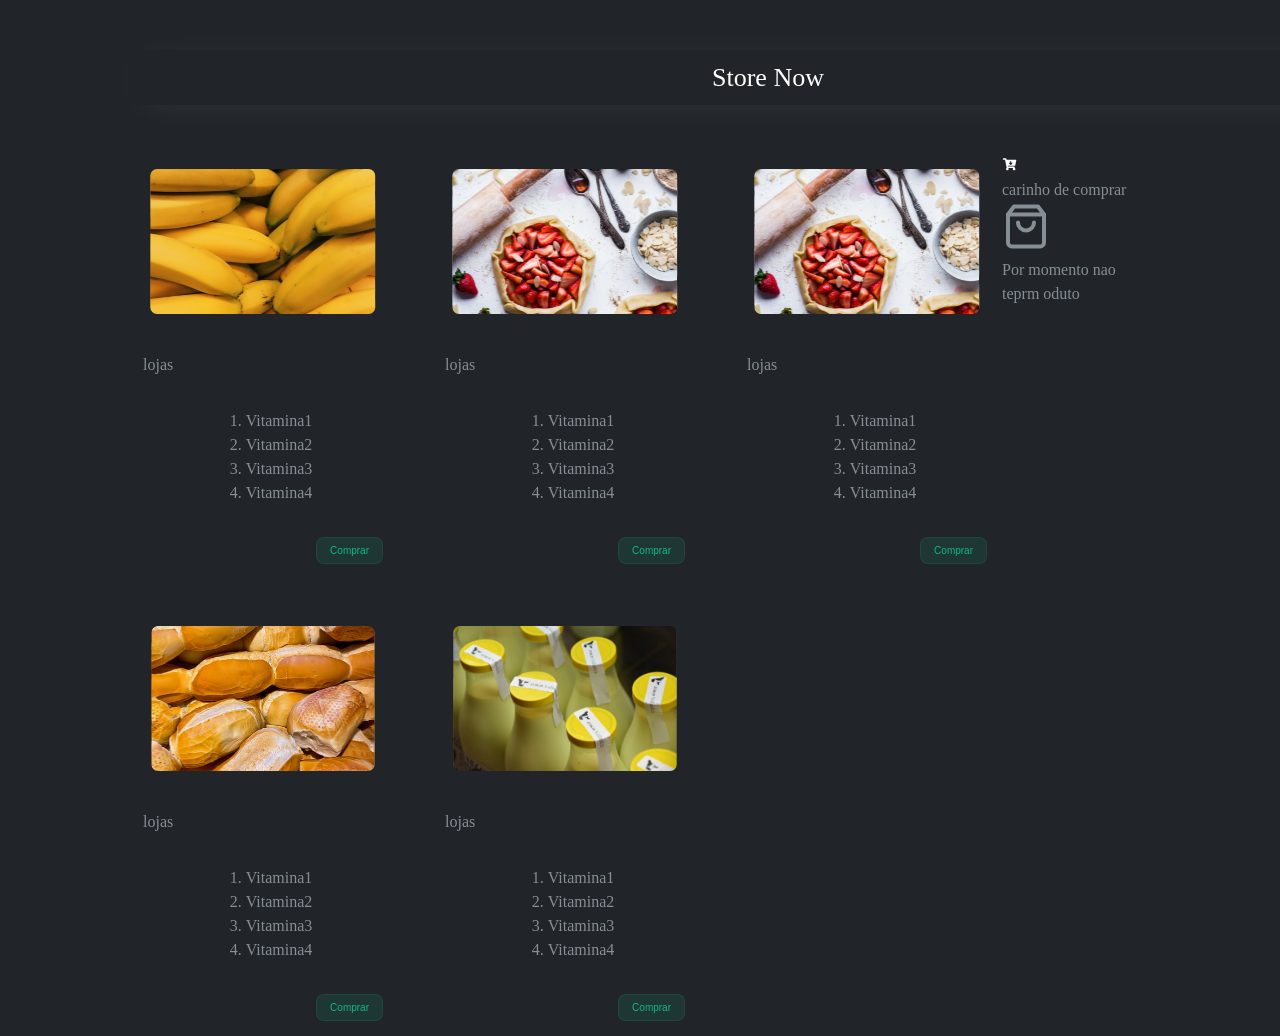
<file: index.html>
<!DOCTYPE html>
<html lang="en">
  <head>
    <meta charset="UTF-8" />
    <meta http-equiv="X-UA-Compatible" content="IE=edge" />
    <meta name="viewport" content="width=device-width, initial-scale=1.0" />
    <link rel="preconnect" href="https://fonts.googleapis.com" />
    <link rel="preconnect" href="https://fonts.gstatic.com" crossorigin />
    <link
      href="https://fonts.googleapis.com/css2?family=Poppins:ital@1&display=swap"
      rel="stylesheet"
    />
    <title>StoreNow</title>
    <link rel="stylesheet" href="./src/styles/resert.css" />
    <link rel="stylesheet" href="./src/styles/globalStyles.css" />
    <link rel="stylesheet" href="./src/styles/index.css"/>
  </head>
  <body>
    <header class="header_container">
      <h1 class="header_title">Store Now</h1>
    </header>
    <section class="filter_container">
      <div class="filter_buttons">
        <button>Todos os protudos</button>
        <button>Fruit</button>
        <button>Legume</button>
        <button>Food</button>
      </div>

      <div class="search_container">
        <input type="text" placeholder="pesquisar por..." />
        <img
          class="search_button"
          src="./src/assets/imag/search.svg"
          alt="loop"
        />
      </div>
    </section>

    <main class="main__container">
      <ul  class="list_container">
        <li class="list_item">
          <figure>
            <img src="./src/assets/imag/banana.svg" alt="Banane" />
          </figure>
          <figcaption>lojas</figcaption>

          <ol>
            <li>Vitamina1</li>
            <li>Vitamina2</li>
            <li>Vitamina3</li>
            <li>Vitamina4</li>
          </ol>
          <button>Comprar</button>
        </li>

        <li class="list_item">
            <figure>
              <img src="./src/assets/imag/morango.svg" alt="Morango" />
            </figure>
            <figcaption>lojas</figcaption>
  
            <ol>
              <li>Vitamina1</li>
              <li>Vitamina2</li>
              <li>Vitamina3</li>
              <li>Vitamina4</li>
            </ol>
            <button>Comprar</button>
          </li>

          <li class="list_item">
            <figure>
              <img src="./src/assets/imag/maca.svg" alt="Maca" />
            </figure>
            <figcaption>lojas</figcaption>
  
            <ol>
              <li>Vitamina1</li>
              <li>Vitamina2</li>
              <li>Vitamina3</li>
              <li>Vitamina4</li>
            </ol>
            <button>Comprar</button>
          </li>

          <li class="list_item">
            <figure>
              <img src="./src/assets/imag/pao.svg" alt="Pao" />
            </figure>
            <figcaption>lojas</figcaption>
  
            <ol>
              <li>Vitamina1</li>
              <li>Vitamina2</li>
              <li>Vitamina3</li>
              <li>Vitamina4</li>
            </ol>
            <button>Comprar</button>
          </li>

          <li class="list_item">
            <figure>
              <img src="./src/assets/imag/leite.svg" alt="Leite" />
            </figure>
            <figcaption>lojas</figcaption>
  
            <ol>
              <li>Vitamina1</li>
              <li>Vitamina2</li>
              <li>Vitamina3</li>
              <li>Vitamina4</li>
            </ol>
            <button>Comprar</button>
          </li>
      </ul>

      <aside class="cart_container">
        <figure class="cart_header">
            <img src="./src/assets/imag/carrinho.svg" alt="photo">
            <figcaption>carinho de comprar</figcaption>
        </figurar>

        <section class="cart_produtos">
            <figure class="cart_empty">
              <img src="./src/assets/imag/shopping-bag.svg" alt="sacola de compra" />
              <figcaption>Por momento nao teprm oduto</figcaption>
            </figure>

          </section>

      </aside>
    </main>

  </body>
</html>
</file>
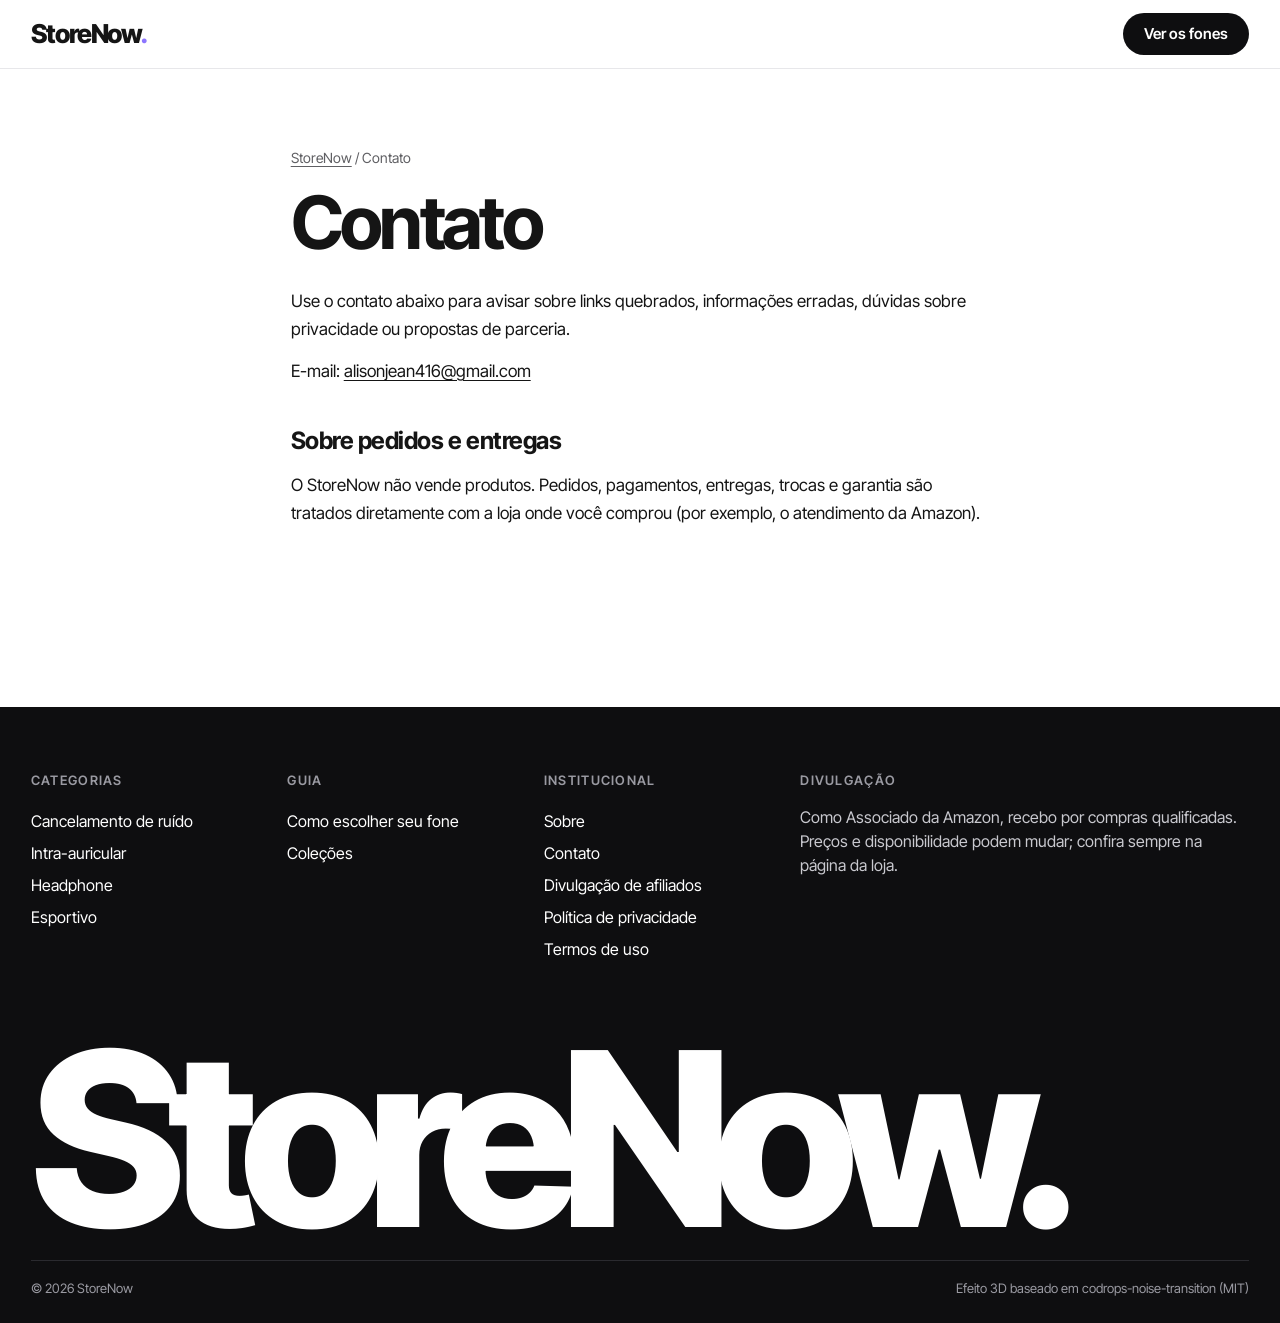
<file: loja-3d/contato.html>
<!doctype html>
<html lang="pt-BR">
<head>
<meta charset="UTF-8" />
<meta name="viewport" content="width=device-width, initial-scale=1, viewport-fit=cover" />
<title>Contato | StoreNow</title>
<meta name="description" content="Como falar com o StoreNow: dúvidas, correções de informação e parcerias." />
<link rel="canonical" href="https://fones.alishop4.com.br/contato.html" />
<meta name="robots" content="index, follow, max-image-preview:large" />
<meta name="theme-color" content="#0e0e10" />
<link rel="icon" href="https://fones.alishop4.com.br/favicon.svg" type="image/svg+xml" />
<link rel="apple-touch-icon" href="https://fones.alishop4.com.br/logo.png" />
<meta property="og:type" content="website" />
<meta property="og:locale" content="pt_BR" />
<meta property="og:site_name" content="StoreNow" />
<meta property="og:title" content="Contato | StoreNow" />
<meta property="og:description" content="Como falar com o StoreNow: dúvidas, correções de informação e parcerias." />
<meta property="og:url" content="https://fones.alishop4.com.br/contato.html" />
<meta property="og:image" content="https://fones.alishop4.com.br/og.png" />
<meta property="og:image:width" content="1200" />
<meta property="og:image:height" content="630" />
<meta name="twitter:card" content="summary_large_image" />
<script type="application/ld+json">
{
 "@context": "https://schema.org",
 "@type": "WebPage",
 "name": "Contato",
 "url": "https://fones.alishop4.com.br/contato.html",
 "inLanguage": "pt-BR",
 "isPartOf": {
  "@id": "https://fones.alishop4.com.br/#site"
 },
 "breadcrumb": {
  "@type": "BreadcrumbList",
  "itemListElement": [
   {
    "@type": "ListItem",
    "position": 1,
    "name": "StoreNow",
    "item": "https://fones.alishop4.com.br/"
   },
   {
    "@type": "ListItem",
    "position": 2,
    "name": "Contato",
    "item": "https://fones.alishop4.com.br/contato.html"
   }
  ]
 }
}
</script>
<link rel="preconnect" href="https://fonts.googleapis.com" />
<link rel="preconnect" href="https://fonts.gstatic.com" crossorigin />
<link href="https://fonts.googleapis.com/css2?family=Inter+Tight:wght@400;500;600;700;800&display=swap" rel="stylesheet" />
<link rel="stylesheet" href="css/estilo.css" />
</head>
<body>
<header class="topo">
  <div class="topo__inner">
    <a class="marca" href="./" aria-label="Início"><span class="marca__nome">StoreNow</span><span class="marca__ponto">.</span></a>
    <div class="topo__acoes">
      <a class="pill pill--preto" href="./#indicados">Ver os fones</a>
    </div>
  </div>
</header>
<main class="texto">
  <nav class="texto__trilha" aria-label="Você está em"><a href="./">StoreNow</a> / Contato</nav>
  <h1 class="texto__titulo">Contato</h1>

  <p>Use o contato abaixo para avisar sobre links quebrados, informações erradas, dúvidas sobre privacidade ou propostas de parceria.</p>
  <p>E-mail: <a href="mailto:alisonjean416@gmail.com">alisonjean416@gmail.com</a></p>
  
  <h2>Sobre pedidos e entregas</h2>
  <p>O StoreNow não vende produtos. Pedidos, pagamentos, entregas, trocas e garantia são tratados diretamente com a loja onde você comprou (por exemplo, o atendimento da Amazon).</p>
</main>
<footer class="rodape">
  <div class="rodape__colunas">
    <div>
      <h3>Categorias</h3>
      <a href="./#indicados">Cancelamento de ruído</a>
      <a href="./#indicados">Intra-auricular</a>
      <a href="./#indicados">Headphone</a>
      <a href="./#indicados">Esportivo</a>
    </div>
    <div>
      <h3>Guia</h3>
      <a href="./#guia">Como escolher seu fone</a>
      <a href="./#colecoes">Coleções</a>
    </div>
    <div>
      <h3>Institucional</h3>
      <a href="sobre.html">Sobre</a>
      <a href="contato.html">Contato</a>
      <a href="divulgacao.html">Divulgação de afiliados</a>
      <a href="privacidade.html">Política de privacidade</a>
      <a href="termos.html">Termos de uso</a>
    </div>
    <div class="rodape__divulgacao">
      <h3>Divulgação</h3>
      <p>Como Associado da Amazon, recebo por compras qualificadas. Preços e disponibilidade podem mudar; confira sempre na página da loja.</p>
    </div>
  </div>
  <p class="rodape__marca" aria-hidden="true">StoreNow.</p>
  <div class="rodape__base">
    <span>© 2026 StoreNow</span>
    <span>Efeito 3D baseado em codrops-noise-transition (MIT)</span>
  </div>
</footer>
</body>
</html>
</file>
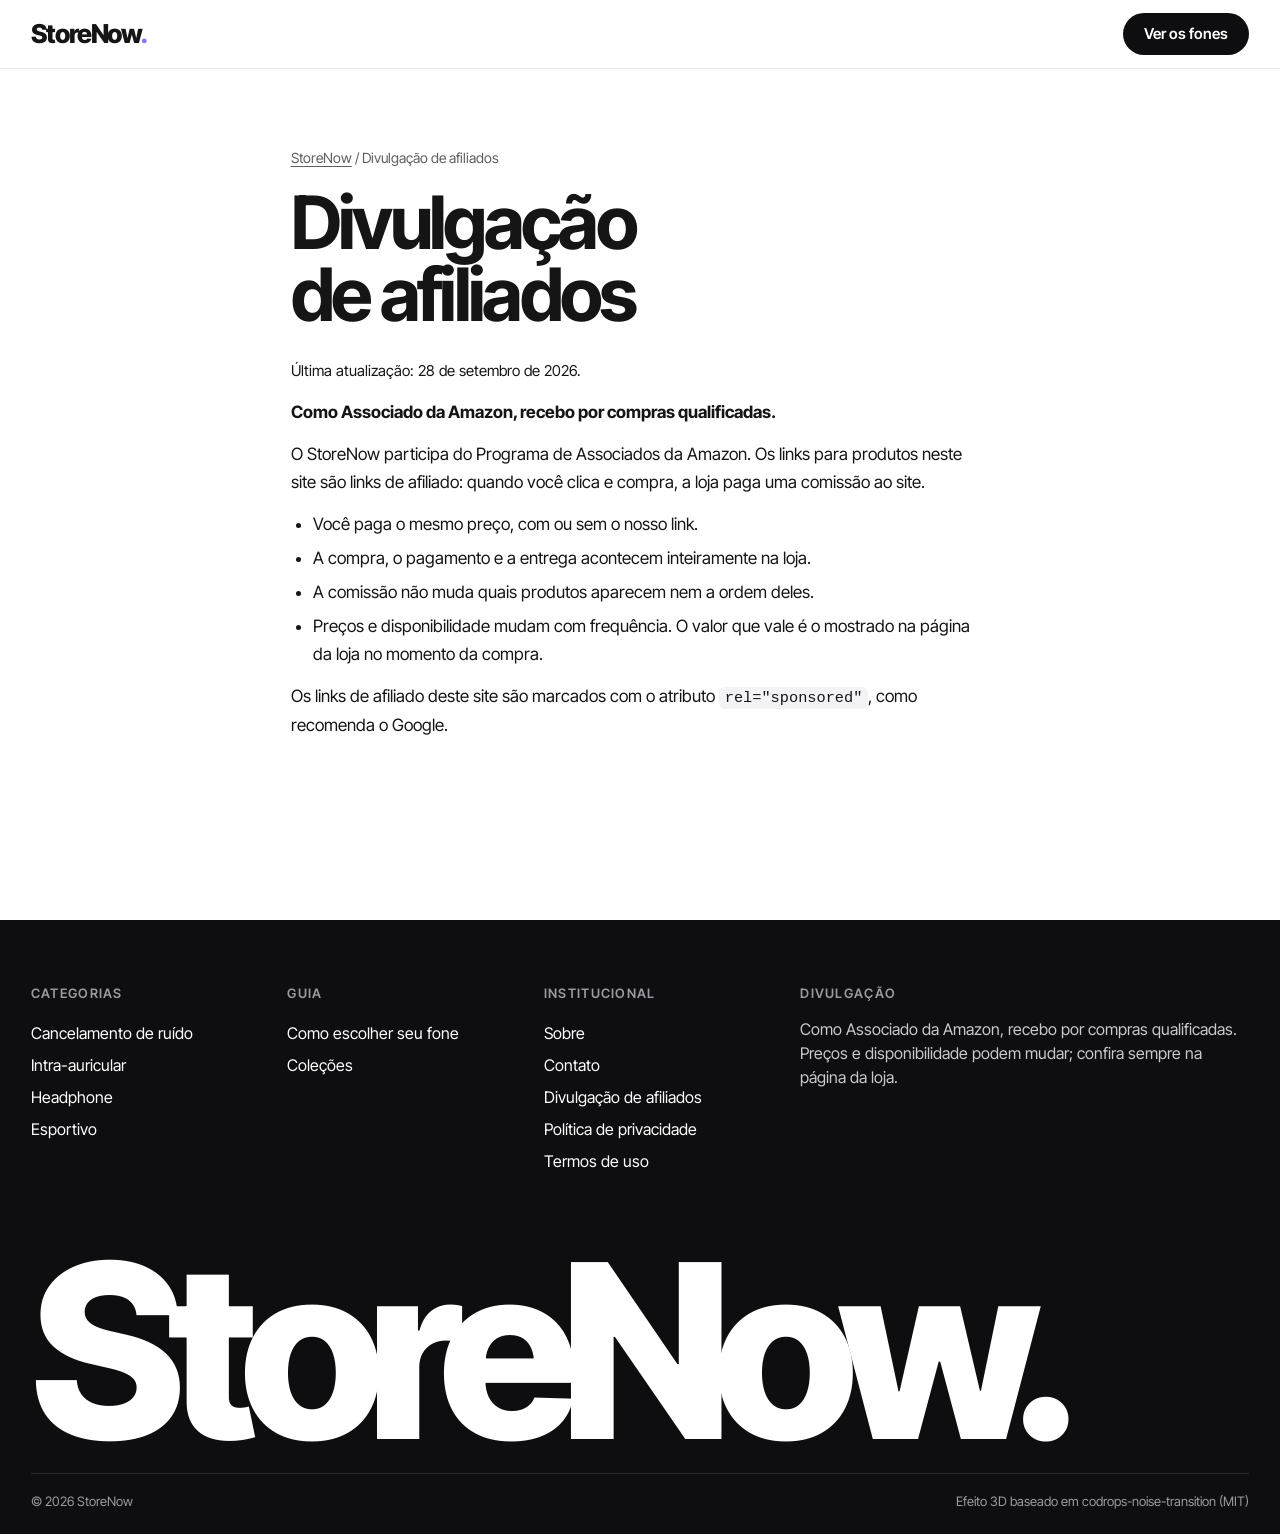
<file: loja-3d/divulgacao.html>
<!doctype html>
<html lang="pt-BR">
<head>
<meta charset="UTF-8" />
<meta name="viewport" content="width=device-width, initial-scale=1, viewport-fit=cover" />
<title>Divulgação de afiliados | StoreNow</title>
<meta name="description" content="Como o StoreNow ganha comissão com links de afiliado da Amazon." />
<link rel="canonical" href="https://fones.alishop4.com.br/divulgacao.html" />
<meta name="robots" content="index, follow, max-image-preview:large" />
<meta name="theme-color" content="#0e0e10" />
<link rel="icon" href="https://fones.alishop4.com.br/favicon.svg" type="image/svg+xml" />
<link rel="apple-touch-icon" href="https://fones.alishop4.com.br/logo.png" />
<meta property="og:type" content="website" />
<meta property="og:locale" content="pt_BR" />
<meta property="og:site_name" content="StoreNow" />
<meta property="og:title" content="Divulgação de afiliados | StoreNow" />
<meta property="og:description" content="Como o StoreNow ganha comissão com links de afiliado da Amazon." />
<meta property="og:url" content="https://fones.alishop4.com.br/divulgacao.html" />
<meta property="og:image" content="https://fones.alishop4.com.br/og.png" />
<meta property="og:image:width" content="1200" />
<meta property="og:image:height" content="630" />
<meta name="twitter:card" content="summary_large_image" />
<script type="application/ld+json">
{
 "@context": "https://schema.org",
 "@type": "WebPage",
 "name": "Divulgação de afiliados",
 "url": "https://fones.alishop4.com.br/divulgacao.html",
 "inLanguage": "pt-BR",
 "isPartOf": {
  "@id": "https://fones.alishop4.com.br/#site"
 },
 "breadcrumb": {
  "@type": "BreadcrumbList",
  "itemListElement": [
   {
    "@type": "ListItem",
    "position": 1,
    "name": "StoreNow",
    "item": "https://fones.alishop4.com.br/"
   },
   {
    "@type": "ListItem",
    "position": 2,
    "name": "Divulgação de afiliados",
    "item": "https://fones.alishop4.com.br/divulgacao.html"
   }
  ]
 }
}
</script>
<link rel="preconnect" href="https://fonts.googleapis.com" />
<link rel="preconnect" href="https://fonts.gstatic.com" crossorigin />
<link href="https://fonts.googleapis.com/css2?family=Inter+Tight:wght@400;500;600;700;800&display=swap" rel="stylesheet" />
<link rel="stylesheet" href="css/estilo.css" />
</head>
<body>
<header class="topo">
  <div class="topo__inner">
    <a class="marca" href="./" aria-label="Início"><span class="marca__nome">StoreNow</span><span class="marca__ponto">.</span></a>
    <div class="topo__acoes">
      <a class="pill pill--preto" href="./#indicados">Ver os fones</a>
    </div>
  </div>
</header>
<main class="texto">
  <nav class="texto__trilha" aria-label="Você está em"><a href="./">StoreNow</a> / Divulgação de afiliados</nav>
  <h1 class="texto__titulo">Divulgação de afiliados</h1>

  <p class="texto__data">Última atualização: 28 de setembro de 2026.</p>
  <p><strong>Como Associado da Amazon, recebo por compras qualificadas.</strong></p>
  <p>O StoreNow participa do Programa de Associados da Amazon. Os links para produtos neste site são links de afiliado: quando você clica e compra, a loja paga uma comissão ao site.</p>
  <ul>
    <li>Você paga o mesmo preço, com ou sem o nosso link.</li>
    <li>A compra, o pagamento e a entrega acontecem inteiramente na loja.</li>
    <li>A comissão não muda quais produtos aparecem nem a ordem deles.</li>
    <li>Preços e disponibilidade mudam com frequência. O valor que vale é o mostrado na página da loja no momento da compra.</li>
  </ul>
  <p>Os links de afiliado deste site são marcados com o atributo <code>rel="sponsored"</code>, como recomenda o Google.</p>
</main>
<footer class="rodape">
  <div class="rodape__colunas">
    <div>
      <h3>Categorias</h3>
      <a href="./#indicados">Cancelamento de ruído</a>
      <a href="./#indicados">Intra-auricular</a>
      <a href="./#indicados">Headphone</a>
      <a href="./#indicados">Esportivo</a>
    </div>
    <div>
      <h3>Guia</h3>
      <a href="./#guia">Como escolher seu fone</a>
      <a href="./#colecoes">Coleções</a>
    </div>
    <div>
      <h3>Institucional</h3>
      <a href="sobre.html">Sobre</a>
      <a href="contato.html">Contato</a>
      <a href="divulgacao.html">Divulgação de afiliados</a>
      <a href="privacidade.html">Política de privacidade</a>
      <a href="termos.html">Termos de uso</a>
    </div>
    <div class="rodape__divulgacao">
      <h3>Divulgação</h3>
      <p>Como Associado da Amazon, recebo por compras qualificadas. Preços e disponibilidade podem mudar; confira sempre na página da loja.</p>
    </div>
  </div>
  <p class="rodape__marca" aria-hidden="true">StoreNow.</p>
  <div class="rodape__base">
    <span>© 2026 StoreNow</span>
    <span>Efeito 3D baseado em codrops-noise-transition (MIT)</span>
  </div>
</footer>
</body>
</html>
</file>
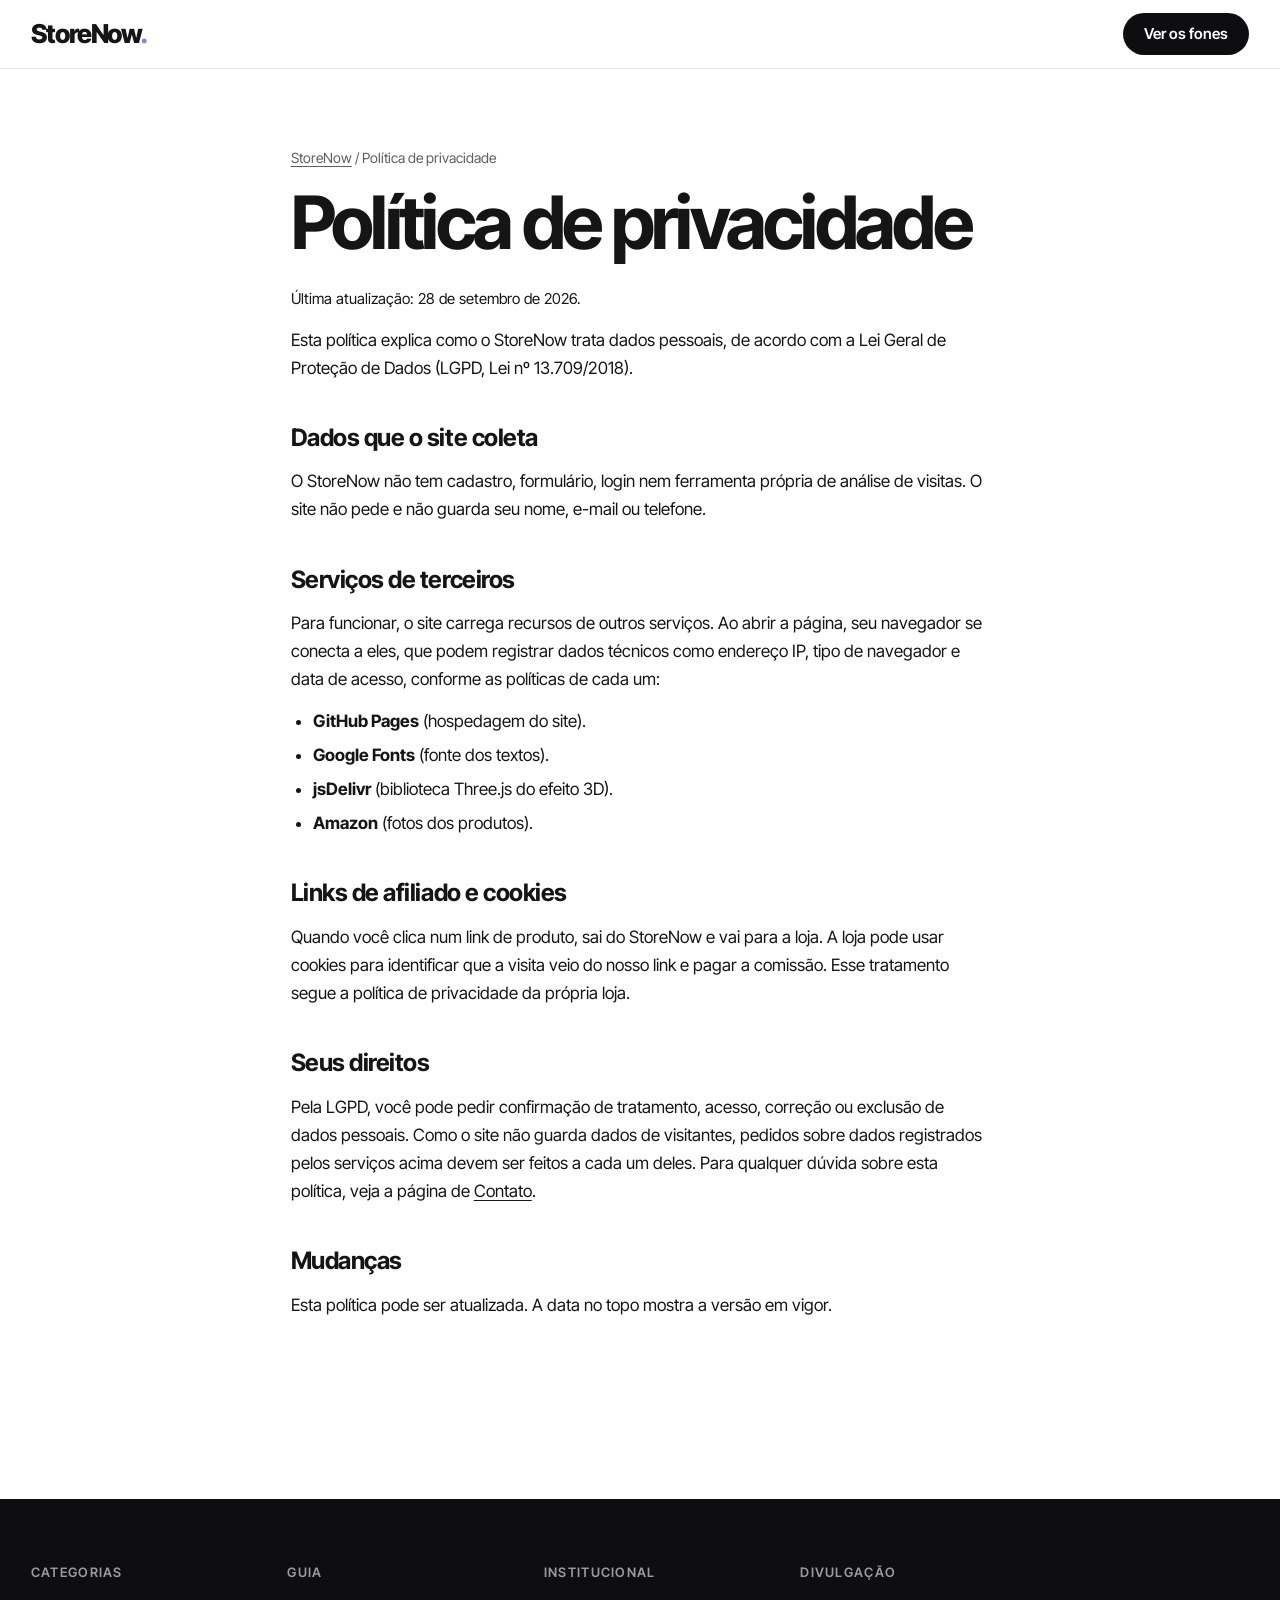
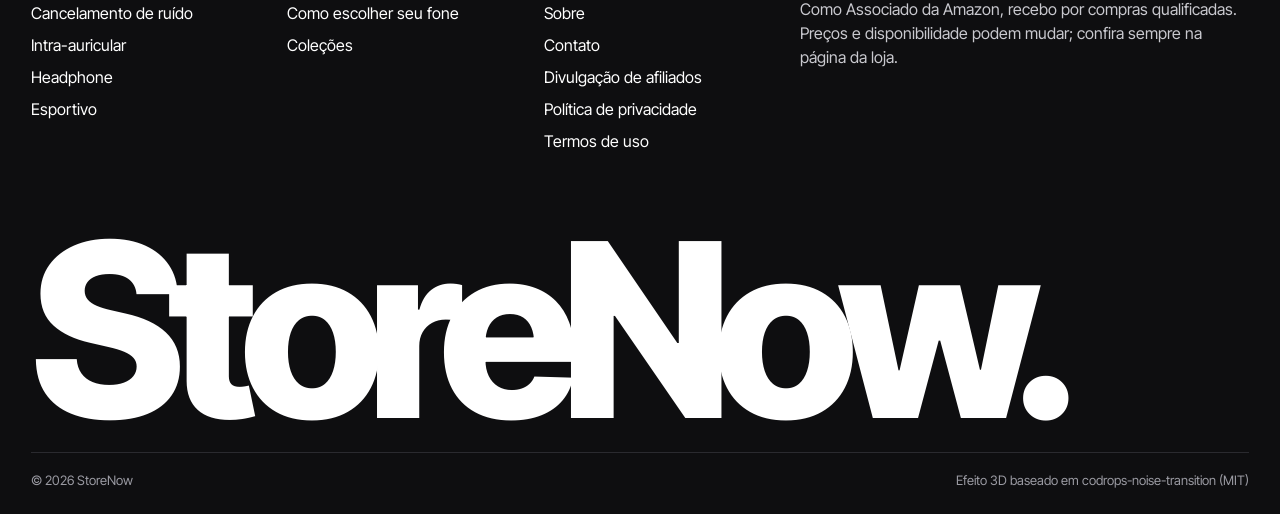
<file: loja-3d/privacidade.html>
<!doctype html>
<html lang="pt-BR">
<head>
<meta charset="UTF-8" />
<meta name="viewport" content="width=device-width, initial-scale=1, viewport-fit=cover" />
<title>Política de privacidade | StoreNow</title>
<meta name="description" content="Quais dados o StoreNow trata, quais serviços de terceiros o site usa e seus direitos pela LGPD." />
<link rel="canonical" href="https://fones.alishop4.com.br/privacidade.html" />
<meta name="robots" content="index, follow, max-image-preview:large" />
<meta name="theme-color" content="#0e0e10" />
<link rel="icon" href="https://fones.alishop4.com.br/favicon.svg" type="image/svg+xml" />
<link rel="apple-touch-icon" href="https://fones.alishop4.com.br/logo.png" />
<meta property="og:type" content="website" />
<meta property="og:locale" content="pt_BR" />
<meta property="og:site_name" content="StoreNow" />
<meta property="og:title" content="Política de privacidade | StoreNow" />
<meta property="og:description" content="Quais dados o StoreNow trata, quais serviços de terceiros o site usa e seus direitos pela LGPD." />
<meta property="og:url" content="https://fones.alishop4.com.br/privacidade.html" />
<meta property="og:image" content="https://fones.alishop4.com.br/og.png" />
<meta property="og:image:width" content="1200" />
<meta property="og:image:height" content="630" />
<meta name="twitter:card" content="summary_large_image" />
<script type="application/ld+json">
{
 "@context": "https://schema.org",
 "@type": "WebPage",
 "name": "Política de privacidade",
 "url": "https://fones.alishop4.com.br/privacidade.html",
 "inLanguage": "pt-BR",
 "isPartOf": {
  "@id": "https://fones.alishop4.com.br/#site"
 },
 "breadcrumb": {
  "@type": "BreadcrumbList",
  "itemListElement": [
   {
    "@type": "ListItem",
    "position": 1,
    "name": "StoreNow",
    "item": "https://fones.alishop4.com.br/"
   },
   {
    "@type": "ListItem",
    "position": 2,
    "name": "Política de privacidade",
    "item": "https://fones.alishop4.com.br/privacidade.html"
   }
  ]
 }
}
</script>
<link rel="preconnect" href="https://fonts.googleapis.com" />
<link rel="preconnect" href="https://fonts.gstatic.com" crossorigin />
<link href="https://fonts.googleapis.com/css2?family=Inter+Tight:wght@400;500;600;700;800&display=swap" rel="stylesheet" />
<link rel="stylesheet" href="css/estilo.css" />
</head>
<body>
<header class="topo">
  <div class="topo__inner">
    <a class="marca" href="./" aria-label="Início"><span class="marca__nome">StoreNow</span><span class="marca__ponto">.</span></a>
    <div class="topo__acoes">
      <a class="pill pill--preto" href="./#indicados">Ver os fones</a>
    </div>
  </div>
</header>
<main class="texto">
  <nav class="texto__trilha" aria-label="Você está em"><a href="./">StoreNow</a> / Política de privacidade</nav>
  <h1 class="texto__titulo">Política de privacidade</h1>

  <p class="texto__data">Última atualização: 28 de setembro de 2026.</p>
  <p>Esta política explica como o StoreNow trata dados pessoais, de acordo com a Lei Geral de Proteção de Dados (LGPD, Lei nº 13.709/2018).</p>
  <h2>Dados que o site coleta</h2>
  <p>O StoreNow não tem cadastro, formulário, login nem ferramenta própria de análise de visitas. O site não pede e não guarda seu nome, e-mail ou telefone.</p>
  <h2>Serviços de terceiros</h2>
  <p>Para funcionar, o site carrega recursos de outros serviços. Ao abrir a página, seu navegador se conecta a eles, que podem registrar dados técnicos como endereço IP, tipo de navegador e data de acesso, conforme as políticas de cada um:</p>
  <ul>
    <li><strong>GitHub Pages</strong> (hospedagem do site).</li>
    <li><strong>Google Fonts</strong> (fonte dos textos).</li>
    <li><strong>jsDelivr</strong> (biblioteca Three.js do efeito 3D).</li>
    <li><strong>Amazon</strong> (fotos dos produtos).</li>
  </ul>
  <h2>Links de afiliado e cookies</h2>
  <p>Quando você clica num link de produto, sai do StoreNow e vai para a loja. A loja pode usar cookies para identificar que a visita veio do nosso link e pagar a comissão. Esse tratamento segue a política de privacidade da própria loja.</p>
  <h2>Seus direitos</h2>
  <p>Pela LGPD, você pode pedir confirmação de tratamento, acesso, correção ou exclusão de dados pessoais. Como o site não guarda dados de visitantes, pedidos sobre dados registrados pelos serviços acima devem ser feitos a cada um deles. Para qualquer dúvida sobre esta política, veja a página de <a href="contato.html">Contato</a>.</p>
  <h2>Mudanças</h2>
  <p>Esta política pode ser atualizada. A data no topo mostra a versão em vigor.</p>
</main>
<footer class="rodape">
  <div class="rodape__colunas">
    <div>
      <h3>Categorias</h3>
      <a href="./#indicados">Cancelamento de ruído</a>
      <a href="./#indicados">Intra-auricular</a>
      <a href="./#indicados">Headphone</a>
      <a href="./#indicados">Esportivo</a>
    </div>
    <div>
      <h3>Guia</h3>
      <a href="./#guia">Como escolher seu fone</a>
      <a href="./#colecoes">Coleções</a>
    </div>
    <div>
      <h3>Institucional</h3>
      <a href="sobre.html">Sobre</a>
      <a href="contato.html">Contato</a>
      <a href="divulgacao.html">Divulgação de afiliados</a>
      <a href="privacidade.html">Política de privacidade</a>
      <a href="termos.html">Termos de uso</a>
    </div>
    <div class="rodape__divulgacao">
      <h3>Divulgação</h3>
      <p>Como Associado da Amazon, recebo por compras qualificadas. Preços e disponibilidade podem mudar; confira sempre na página da loja.</p>
    </div>
  </div>
  <p class="rodape__marca" aria-hidden="true">StoreNow.</p>
  <div class="rodape__base">
    <span>© 2026 StoreNow</span>
    <span>Efeito 3D baseado em codrops-noise-transition (MIT)</span>
  </div>
</footer>
</body>
</html>
</file>
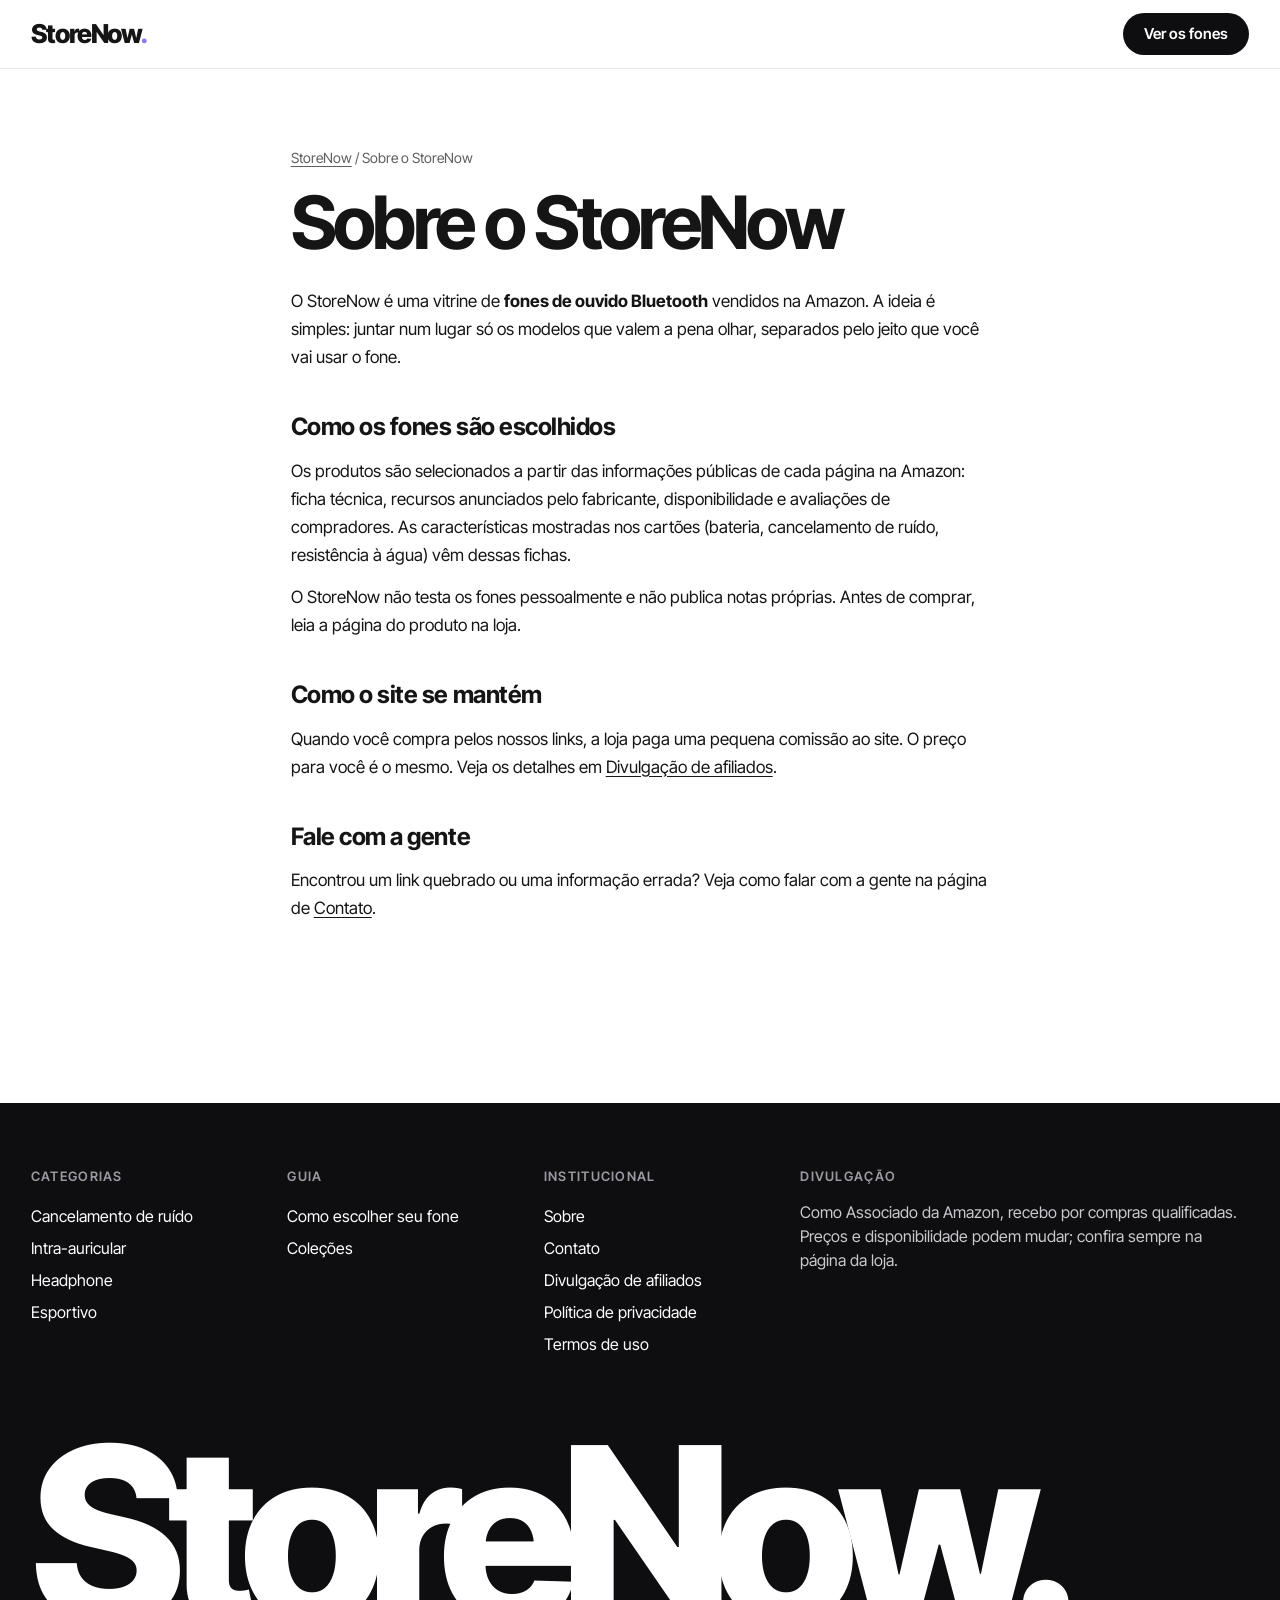
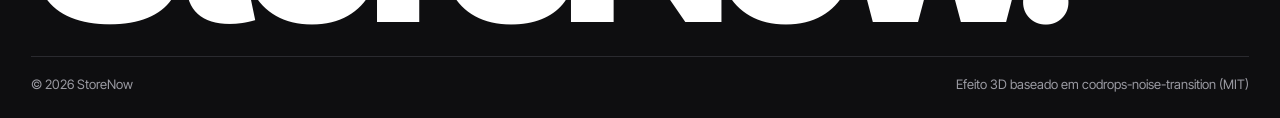
<file: loja-3d/sobre.html>
<!doctype html>
<html lang="pt-BR">
<head>
<meta charset="UTF-8" />
<meta name="viewport" content="width=device-width, initial-scale=1, viewport-fit=cover" />
<title>Sobre o site | StoreNow</title>
<meta name="description" content="O que é o StoreNow, como os fones de ouvido Bluetooth são escolhidos e como o site se mantém." />
<link rel="canonical" href="https://fones.alishop4.com.br/sobre.html" />
<meta name="robots" content="index, follow, max-image-preview:large" />
<meta name="theme-color" content="#0e0e10" />
<link rel="icon" href="https://fones.alishop4.com.br/favicon.svg" type="image/svg+xml" />
<link rel="apple-touch-icon" href="https://fones.alishop4.com.br/logo.png" />
<meta property="og:type" content="website" />
<meta property="og:locale" content="pt_BR" />
<meta property="og:site_name" content="StoreNow" />
<meta property="og:title" content="Sobre o site | StoreNow" />
<meta property="og:description" content="O que é o StoreNow, como os fones de ouvido Bluetooth são escolhidos e como o site se mantém." />
<meta property="og:url" content="https://fones.alishop4.com.br/sobre.html" />
<meta property="og:image" content="https://fones.alishop4.com.br/og.png" />
<meta property="og:image:width" content="1200" />
<meta property="og:image:height" content="630" />
<meta name="twitter:card" content="summary_large_image" />
<script type="application/ld+json">
{
 "@context": "https://schema.org",
 "@type": "WebPage",
 "name": "Sobre o StoreNow",
 "url": "https://fones.alishop4.com.br/sobre.html",
 "inLanguage": "pt-BR",
 "isPartOf": {
  "@id": "https://fones.alishop4.com.br/#site"
 },
 "breadcrumb": {
  "@type": "BreadcrumbList",
  "itemListElement": [
   {
    "@type": "ListItem",
    "position": 1,
    "name": "StoreNow",
    "item": "https://fones.alishop4.com.br/"
   },
   {
    "@type": "ListItem",
    "position": 2,
    "name": "Sobre o StoreNow",
    "item": "https://fones.alishop4.com.br/sobre.html"
   }
  ]
 }
}
</script>
<link rel="preconnect" href="https://fonts.googleapis.com" />
<link rel="preconnect" href="https://fonts.gstatic.com" crossorigin />
<link href="https://fonts.googleapis.com/css2?family=Inter+Tight:wght@400;500;600;700;800&display=swap" rel="stylesheet" />
<link rel="stylesheet" href="css/estilo.css" />
</head>
<body>
<header class="topo">
  <div class="topo__inner">
    <a class="marca" href="./" aria-label="Início"><span class="marca__nome">StoreNow</span><span class="marca__ponto">.</span></a>
    <div class="topo__acoes">
      <a class="pill pill--preto" href="./#indicados">Ver os fones</a>
    </div>
  </div>
</header>
<main class="texto">
  <nav class="texto__trilha" aria-label="Você está em"><a href="./">StoreNow</a> / Sobre o StoreNow</nav>
  <h1 class="texto__titulo">Sobre o StoreNow</h1>

  <p>O StoreNow é uma vitrine de <strong>fones de ouvido Bluetooth</strong> vendidos na Amazon. A ideia é simples: juntar num lugar só os modelos que valem a pena olhar, separados pelo jeito que você vai usar o fone.</p>
  <h2>Como os fones são escolhidos</h2>
  <p>Os produtos são selecionados a partir das informações públicas de cada página na Amazon: ficha técnica, recursos anunciados pelo fabricante, disponibilidade e avaliações de compradores. As características mostradas nos cartões (bateria, cancelamento de ruído, resistência à água) vêm dessas fichas.</p>
  <p>O StoreNow não testa os fones pessoalmente e não publica notas próprias. Antes de comprar, leia a página do produto na loja.</p>
  <h2>Como o site se mantém</h2>
  <p>Quando você compra pelos nossos links, a loja paga uma pequena comissão ao site. O preço para você é o mesmo. Veja os detalhes em <a href="divulgacao.html">Divulgação de afiliados</a>.</p>
  <h2>Fale com a gente</h2>
  <p>Encontrou um link quebrado ou uma informação errada? Veja como falar com a gente na página de <a href="contato.html">Contato</a>.</p>
</main>
<footer class="rodape">
  <div class="rodape__colunas">
    <div>
      <h3>Categorias</h3>
      <a href="./#indicados">Cancelamento de ruído</a>
      <a href="./#indicados">Intra-auricular</a>
      <a href="./#indicados">Headphone</a>
      <a href="./#indicados">Esportivo</a>
    </div>
    <div>
      <h3>Guia</h3>
      <a href="./#guia">Como escolher seu fone</a>
      <a href="./#colecoes">Coleções</a>
    </div>
    <div>
      <h3>Institucional</h3>
      <a href="sobre.html">Sobre</a>
      <a href="contato.html">Contato</a>
      <a href="divulgacao.html">Divulgação de afiliados</a>
      <a href="privacidade.html">Política de privacidade</a>
      <a href="termos.html">Termos de uso</a>
    </div>
    <div class="rodape__divulgacao">
      <h3>Divulgação</h3>
      <p>Como Associado da Amazon, recebo por compras qualificadas. Preços e disponibilidade podem mudar; confira sempre na página da loja.</p>
    </div>
  </div>
  <p class="rodape__marca" aria-hidden="true">StoreNow.</p>
  <div class="rodape__base">
    <span>© 2026 StoreNow</span>
    <span>Efeito 3D baseado em codrops-noise-transition (MIT)</span>
  </div>
</footer>
</body>
</html>
</file>
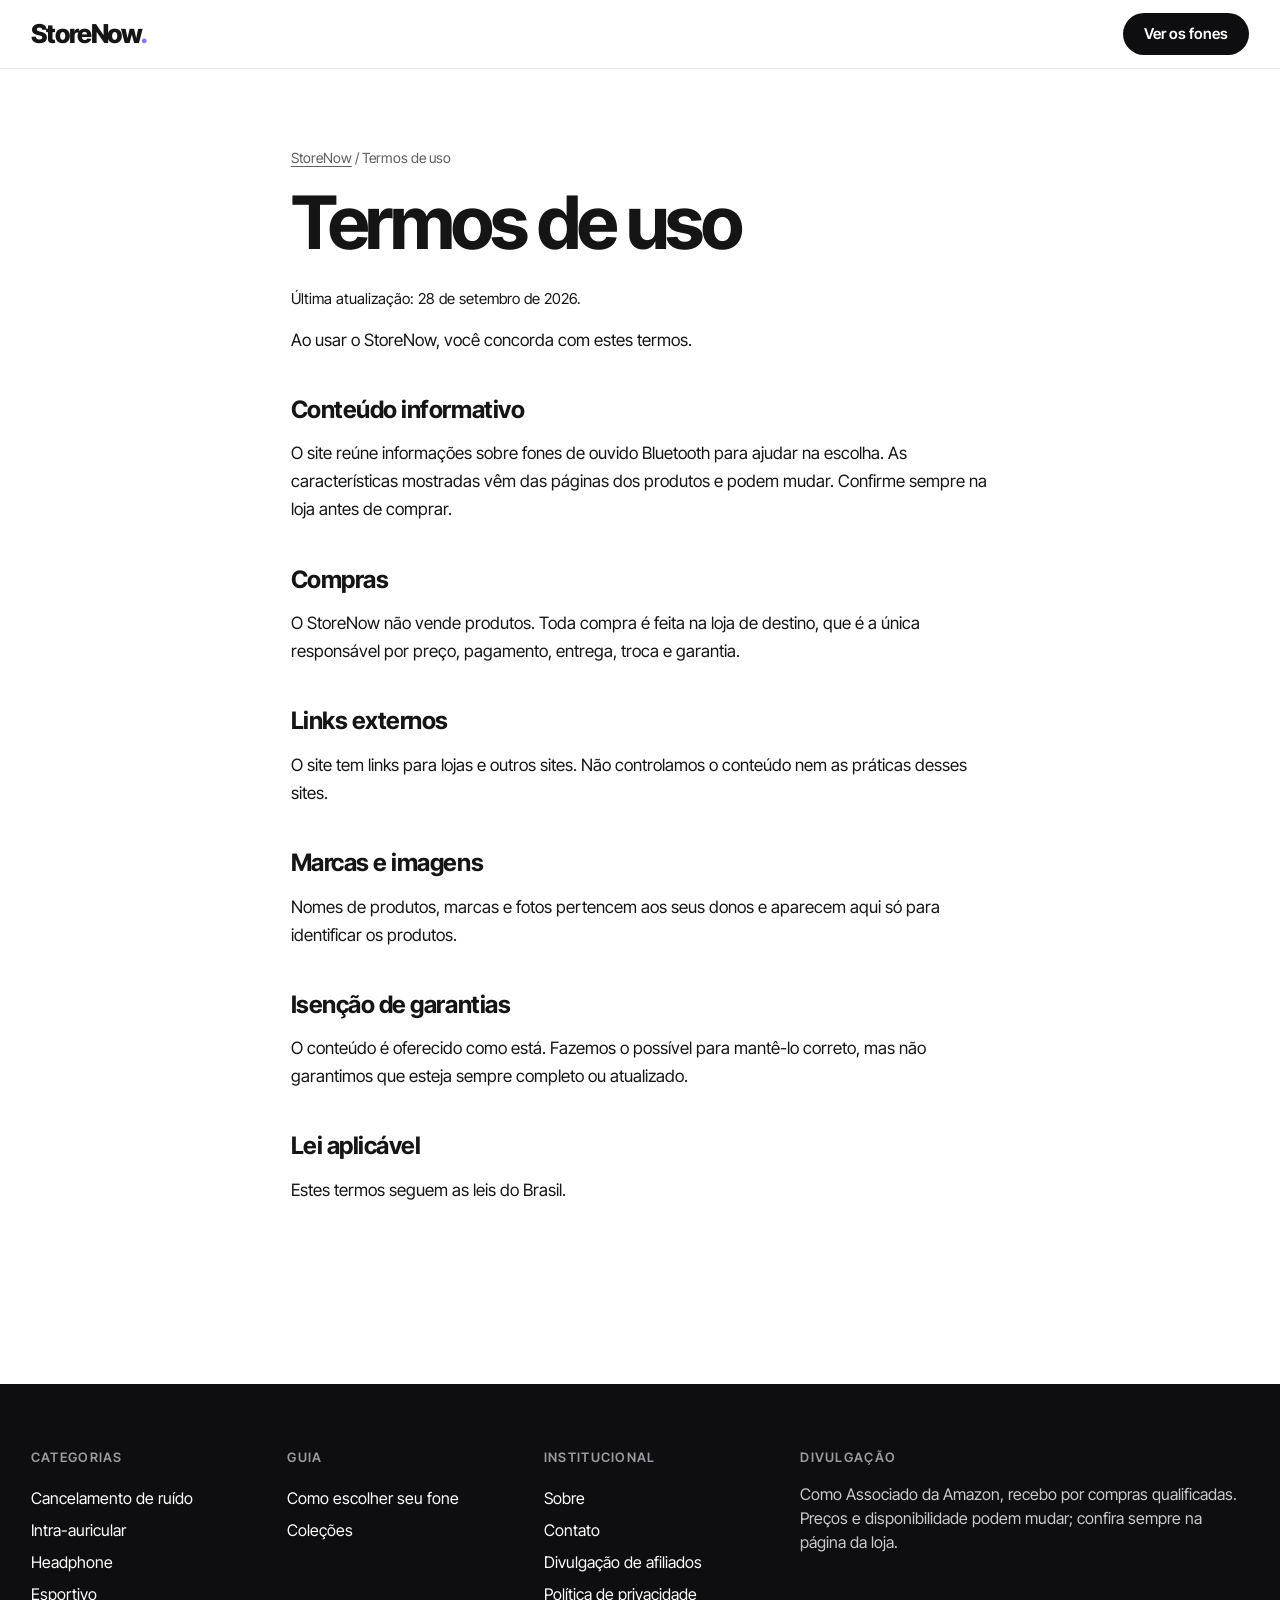
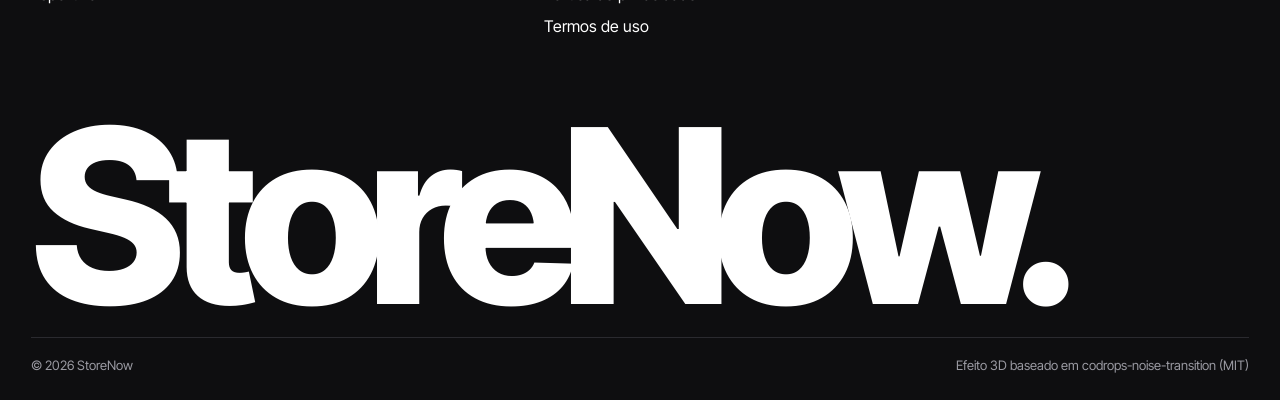
<file: loja-3d/termos.html>
<!doctype html>
<html lang="pt-BR">
<head>
<meta charset="UTF-8" />
<meta name="viewport" content="width=device-width, initial-scale=1, viewport-fit=cover" />
<title>Termos de uso | StoreNow</title>
<meta name="description" content="Regras de uso do StoreNow: conteúdo informativo, links para lojas e responsabilidades." />
<link rel="canonical" href="https://fones.alishop4.com.br/termos.html" />
<meta name="robots" content="index, follow, max-image-preview:large" />
<meta name="theme-color" content="#0e0e10" />
<link rel="icon" href="https://fones.alishop4.com.br/favicon.svg" type="image/svg+xml" />
<link rel="apple-touch-icon" href="https://fones.alishop4.com.br/logo.png" />
<meta property="og:type" content="website" />
<meta property="og:locale" content="pt_BR" />
<meta property="og:site_name" content="StoreNow" />
<meta property="og:title" content="Termos de uso | StoreNow" />
<meta property="og:description" content="Regras de uso do StoreNow: conteúdo informativo, links para lojas e responsabilidades." />
<meta property="og:url" content="https://fones.alishop4.com.br/termos.html" />
<meta property="og:image" content="https://fones.alishop4.com.br/og.png" />
<meta property="og:image:width" content="1200" />
<meta property="og:image:height" content="630" />
<meta name="twitter:card" content="summary_large_image" />
<script type="application/ld+json">
{
 "@context": "https://schema.org",
 "@type": "WebPage",
 "name": "Termos de uso",
 "url": "https://fones.alishop4.com.br/termos.html",
 "inLanguage": "pt-BR",
 "isPartOf": {
  "@id": "https://fones.alishop4.com.br/#site"
 },
 "breadcrumb": {
  "@type": "BreadcrumbList",
  "itemListElement": [
   {
    "@type": "ListItem",
    "position": 1,
    "name": "StoreNow",
    "item": "https://fones.alishop4.com.br/"
   },
   {
    "@type": "ListItem",
    "position": 2,
    "name": "Termos de uso",
    "item": "https://fones.alishop4.com.br/termos.html"
   }
  ]
 }
}
</script>
<link rel="preconnect" href="https://fonts.googleapis.com" />
<link rel="preconnect" href="https://fonts.gstatic.com" crossorigin />
<link href="https://fonts.googleapis.com/css2?family=Inter+Tight:wght@400;500;600;700;800&display=swap" rel="stylesheet" />
<link rel="stylesheet" href="css/estilo.css" />
</head>
<body>
<header class="topo">
  <div class="topo__inner">
    <a class="marca" href="./" aria-label="Início"><span class="marca__nome">StoreNow</span><span class="marca__ponto">.</span></a>
    <div class="topo__acoes">
      <a class="pill pill--preto" href="./#indicados">Ver os fones</a>
    </div>
  </div>
</header>
<main class="texto">
  <nav class="texto__trilha" aria-label="Você está em"><a href="./">StoreNow</a> / Termos de uso</nav>
  <h1 class="texto__titulo">Termos de uso</h1>

  <p class="texto__data">Última atualização: 28 de setembro de 2026.</p>
  <p>Ao usar o StoreNow, você concorda com estes termos.</p>
  <h2>Conteúdo informativo</h2>
  <p>O site reúne informações sobre fones de ouvido Bluetooth para ajudar na escolha. As características mostradas vêm das páginas dos produtos e podem mudar. Confirme sempre na loja antes de comprar.</p>
  <h2>Compras</h2>
  <p>O StoreNow não vende produtos. Toda compra é feita na loja de destino, que é a única responsável por preço, pagamento, entrega, troca e garantia.</p>
  <h2>Links externos</h2>
  <p>O site tem links para lojas e outros sites. Não controlamos o conteúdo nem as práticas desses sites.</p>
  <h2>Marcas e imagens</h2>
  <p>Nomes de produtos, marcas e fotos pertencem aos seus donos e aparecem aqui só para identificar os produtos.</p>
  <h2>Isenção de garantias</h2>
  <p>O conteúdo é oferecido como está. Fazemos o possível para mantê-lo correto, mas não garantimos que esteja sempre completo ou atualizado.</p>
  <h2>Lei aplicável</h2>
  <p>Estes termos seguem as leis do Brasil.</p>
</main>
<footer class="rodape">
  <div class="rodape__colunas">
    <div>
      <h3>Categorias</h3>
      <a href="./#indicados">Cancelamento de ruído</a>
      <a href="./#indicados">Intra-auricular</a>
      <a href="./#indicados">Headphone</a>
      <a href="./#indicados">Esportivo</a>
    </div>
    <div>
      <h3>Guia</h3>
      <a href="./#guia">Como escolher seu fone</a>
      <a href="./#colecoes">Coleções</a>
    </div>
    <div>
      <h3>Institucional</h3>
      <a href="sobre.html">Sobre</a>
      <a href="contato.html">Contato</a>
      <a href="divulgacao.html">Divulgação de afiliados</a>
      <a href="privacidade.html">Política de privacidade</a>
      <a href="termos.html">Termos de uso</a>
    </div>
    <div class="rodape__divulgacao">
      <h3>Divulgação</h3>
      <p>Como Associado da Amazon, recebo por compras qualificadas. Preços e disponibilidade podem mudar; confira sempre na página da loja.</p>
    </div>
  </div>
  <p class="rodape__marca" aria-hidden="true">StoreNow.</p>
  <div class="rodape__base">
    <span>© 2026 StoreNow</span>
    <span>Efeito 3D baseado em codrops-noise-transition (MIT)</span>
  </div>
</footer>
</body>
</html>
</file>
<file: src/styles/resert.css>
/* http://meyerweb.com/eric/tools/css/reset/ 
   v2.0 | 20110126
   License: none (public domain)
*/

html, body, div, span, applet, object, iframe,
h1, h2, h3, h4, h5, h6, p, blockquote, pre,
a, abbr, acronym, address, big, cite, code,
del, dfn, em, img, ins, kbd, q, s, samp,
small, strike, strong, sub, sup, tt, var,
b, u, i, center,
dl, dt, dd, ol, ul, li,
fieldset, form, label, legend,
table, caption, tbody, tfoot, thead, tr, th, td,
article, aside, canvas, details, embed, 
figure, figcaption, footer, header, hgroup, 
menu, nav, output, ruby, section, summary,
time, mark, audio, video {
	margin: 0;
	padding: 0;
	border: 0;
	font-size: 100%;
	font: inherit;
	vertical-align: baseline;
    box-sizing: border-box;
    line-height: 150%;
}
/* HTML5 display-role reset for older browsers */
article, aside, details, figcaption, figure, 
footer, header, hgroup, menu, nav, section {
	display: block;
}
</file>
<file: src/styles/globalStyles.css>
:root{

    --background : #212529;
    --primary : #12B886;
    --primary-dark : #12B88620;
    --text-primary : #868E96;
    --text-secondary : #FEFEFE;
    --text-dark : #515252;
    --radius : 8px;
    --radius-cart : 12px 12px 0 0 ;
    --shadow : 0 4px 40px -20px rgb(255 , 255 , 255 ,0.24);
    --font-primary : 'poppins' , sans-serif;
    --padding-default : 14px 26px;
}

body{
    background-color: var(--background);
    color: var(--text-primary);
    padding: 0 128px ;
}

.header_container{
    background-color: var(--background);
    height: 55px;
    width: 100vw;
    display: flex;
    align-items: center;
    justify-content: center;
    box-shadow: var(--shadow);
    position: fixed;
    
}

.header_title{
    color: var(--text-secondary);
    font-size: 26px;
    font-weight: 600px;
}

button, .search_button{
    padding: var(--padding-default);
    border: 1px solid var(--primary-dark);
    border-radius: var(--radius);
    background-color:  var(--primary-dark);
    color: var(--primary);
    outline: none;
}

button:hover, .search_button:hover{
    background-color: var(--primary);
    border-color: var(--primary);
    color: var(--text-secondary);
    cursor: pointer;
    transition: 0.6s;
}

input{
    padding: var(--padding-default);
    border: 1px solid var(--text-secondary);
    border-radius: var(--radius);
    outline: none;
}

input:focus{
    border-color: var(--primary);
}
</file>
<file: src/styles/index.css>
.filter_container{
    margin-top: 50px;
    display: flex;
    align-items: center;
    justify-content: space-between;
}
.filter_buttons{
    display: flex;
    gap: 32px;
}
.search_container{
    display: flex;
    align-items: center;
    gap: 32px;
}
.main__container{
    margin-top: 55px;
    display: flex;
    justify-content: space-between;
}
.list_container{
    display: grid;
    grid-template-columns: 1fr 1fr 1fr;
    gap: 32px;
}
.list_item{
    padding: 15px;
    display: flex;
    flex-direction: column;
    align-items: center;
    gap: 32px;
    width: 270px;
}
.list_item > figure > figcaption{
    margin-top: 65px;
}
.list_item > figure > img{
    width: 270px;
    height: 145px;
}
.list_item > ol{
    align-items: self-start;
    list-style: decimal;
    padding-left: 32px;
}
.list_item > figcaption{
    align-self: flex-start;
} 

.list_item > button{
    font-size: 10px;
    padding: 7px 13px;
    align-self: flex-end;
}
</file>
<file: loja-3d/css/estilo.css>
/* =========================================================
   StoreNow — vitrine de afiliados 3D
   Visual claro, tipografia grande, cartões em grade.
   ========================================================= */

:root {
  color-scheme: light;
  --fundo: #ffffff;
  --tinta: #151515;
  --tinta-2: #5f5f63;
  --linha: #e7e7ea;
  --cinza: #f3f3f5;
  --preto: #0e0e10;
  --branco: #ffffff;
  --amazon: #ff9900;
  --ml: #ffe600;
  --roxo: #8c75ff;
  --verde: #5cffab;
  --rosa: #f74a8a;
  --ciano: #3df2f2;

  --raio: 14px;
  --margem: clamp(16px, 2.4vw, 40px);
  --topo-h: 68px;
  --fonte: "Inter Tight", "Helvetica Neue", Arial, system-ui, sans-serif;
}

*,
*::before,
*::after { box-sizing: border-box; }

html { scroll-behavior: smooth; scroll-padding-top: calc(var(--topo-h) + 12px); }
body {
  margin: 0;
  background: var(--fundo);
  color: var(--tinta);
  font-family: var(--fonte);
  font-size: 16px;
  line-height: 1.5;
  -webkit-font-smoothing: antialiased;
  overflow-x: hidden;
}
img { max-width: 100%; display: block; }
[hidden] { display: none !important; }
a { color: inherit; text-decoration: none; }
button { font: inherit; color: inherit; cursor: pointer; }
h1, h2, h3 { text-wrap: balance; margin: 0; }
:focus-visible { outline: 2px solid var(--roxo); outline-offset: 3px; border-radius: 6px; }

/* ---------- botões ---------- */
.pill {
  display: inline-flex; align-items: center; justify-content: center; gap: .5em;
  height: 42px; padding: 0 20px; border-radius: 999px;
  font-weight: 600; font-size: 15px; white-space: nowrap;
  border: 1px solid transparent;
  transition: transform .25s ease, background-color .25s ease, color .25s ease;
}
.pill:hover { transform: translateY(-1px); }
.pill--preto { background: var(--preto); color: var(--branco); }
.pill--preto:hover { background: #2b2b30; }
.pill--branco { background: var(--branco); color: var(--preto); }
.pill--grande { height: 54px; padding: 0 28px; font-size: 17px; }

.etiqueta {
  display: inline-flex; align-items: center; gap: 6px;
  height: 28px; padding: 0 12px; border-radius: 999px;
  background: var(--cinza); font-size: 13px; font-weight: 600;
}
.etiqueta--linha { background: transparent; border: 1px solid var(--linha); color: var(--tinta-2); }
.bolinha { width: 9px; height: 9px; border-radius: 50%; display: inline-block; flex: none; }
.bolinha--amazon { background: var(--amazon); }
.bolinha--ml { background: var(--ml); box-shadow: inset 0 0 0 1px rgba(0,0,0,.18); }

/* ---------- topo ---------- */
.topo {
  position: sticky; top: env(safe-area-inset-top, 0px); z-index: 50;
  background: rgba(255,255,255,.9);
  backdrop-filter: saturate(1.4) blur(14px);
  -webkit-backdrop-filter: saturate(1.4) blur(14px);
  border-bottom: 1px solid var(--linha);
}
.topo__inner {
  height: var(--topo-h);
  display: flex; align-items: center; gap: 32px;
  padding-inline: var(--margem);
  max-width: 1760px; margin: 0 auto;
}
.marca { font-weight: 800; font-size: 26px; letter-spacing: -0.04em; line-height: 1; }
.marca__ponto { color: var(--roxo); }
.menu { display: flex; gap: 26px; font-weight: 500; font-size: 15px; }
.menu a { position: relative; padding-block: 6px; }
.menu a::after {
  content: ""; position: absolute; left: 0; right: 0; bottom: 0; height: 1.5px;
  background: currentColor; transform: scaleX(0); transform-origin: 100% 50%;
  transition: transform .3s ease;
}
.menu a:hover::after { transform: scaleX(1); transform-origin: 0 50%; }
.topo__acoes { margin-left: auto; display: flex; align-items: center; gap: 10px; }
.btn-busca {
  width: 42px; height: 42px; border-radius: 50%;
  display: grid; place-items: center; background: var(--cinza);
}
.hamburguer {
  display: none; width: 42px; height: 42px; border-radius: 50%;
  border: 0; background: var(--cinza); position: relative;
}
.hamburguer span {
  position: absolute; left: 12px; right: 12px; height: 2px; background: var(--tinta);
  transition: transform .3s ease, top .3s ease;
}
.hamburguer span:first-child { top: 16px; }
.hamburguer span:last-child { top: 24px; }
.hamburguer[aria-expanded="true"] span:first-child { top: 20px; transform: rotate(45deg); }
.hamburguer[aria-expanded="true"] span:last-child { top: 20px; transform: rotate(-45deg); }

/* ---------- destaque 3D ---------- */
.destaque {
  display: grid;
  grid-template-columns: minmax(0, 1fr) minmax(300px, 400px);
  gap: clamp(16px, 2vw, 32px);
  padding: 20px var(--margem) 0;
  max-width: 1760px; margin: 0 auto;
}
.destaque__palco {
  position: relative;
  aspect-ratio: 16 / 9;
  max-height: calc(100vh - var(--topo-h) - 40px);
  min-height: 420px;
  width: 100%;
  border-radius: var(--raio);
  overflow: hidden;
  background: var(--preto);
  isolation: isolate;
}
#cena {
  position: absolute; inset: 0; width: 100%; height: 100%;
  display: block; cursor: pointer; touch-action: pan-y;
}
.destaque__palco { perspective: 1400px; }
.cartao3d {
  position: absolute; left: 50%; top: 50%; z-index: 1;
  height: 56%; aspect-ratio: 1; max-width: 80%;
  transform: translate(-50%, -50%);
  background: var(--branco); border-radius: 18px; padding: 6%;
  box-shadow: 0 30px 60px rgba(0,0,0,.45);
  pointer-events: none; transform-style: preserve-3d;
}
.cartao3d img { width: 100%; height: 100%; object-fit: contain; transition: opacity .35s ease; }
.destaque__fallback {
  position: absolute; inset: 0; z-index: -1;
  background:
    radial-gradient(circle at 50% 50%, rgba(140,117,255,.55), transparent 55%),
    var(--preto);
}
.selo {
  position: absolute; top: 18px; left: 18px;
  width: 92px; height: 92px; border-radius: 50%;
  display: grid; place-items: center; text-align: center;
  background: var(--branco); color: var(--preto);
  font-size: 12px; font-weight: 800; line-height: 1.1; text-transform: uppercase; letter-spacing: .04em;
  pointer-events: none;
  animation: girar 18s linear infinite;
}
@keyframes girar { to { transform: rotate(360deg); } }
.destaque__dica {
  position: absolute; left: 50%; bottom: 16px; transform: translateX(-50%);
  margin: 0; color: rgba(255,255,255,.8); font-size: 13px; letter-spacing: .02em;
  pointer-events: none; white-space: nowrap;
}

.destaque__painel {
  display: flex; flex-direction: column; gap: 18px;
  padding: clamp(4px, 1vw, 12px) 0;
}
.destaque__meta { display: flex; flex-wrap: wrap; gap: 8px; }
.destaque__titulo {
  font-size: clamp(2.2rem, 3.6vw, 4.2rem);
  line-height: .98; letter-spacing: -0.045em; font-weight: 700;
}
.destaque__desc { margin: 0; color: var(--tinta-2); font-size: 18px; max-width: 34ch; }
.destaque__preco { margin: 0; font-size: 24px; font-weight: 700; font-variant-numeric: tabular-nums; }
.destaque__botoes { display: flex; align-items: center; gap: 12px; flex-wrap: wrap; margin-top: auto; }
.setas { display: flex; gap: 8px; }
.seta {
  width: 54px; height: 54px; border-radius: 50%;
  border: 1px solid var(--linha); background: var(--fundo); font-size: 20px;
  transition: background-color .2s ease;
}
.seta:hover { background: var(--cinza); }
.pontos { list-style: none; display: flex; gap: 8px; margin: 0; padding: 0; }
.pontos button {
  width: 34px; height: 6px; border-radius: 3px; border: 0; padding: 0;
  background: var(--linha); transition: background-color .3s ease, width .3s ease;
}
.pontos button[aria-current="true"] { width: 54px; background: var(--cor-atual, var(--tinta)); }
.troca { animation: entrar .6s cubic-bezier(.2,.7,.2,1); }
@keyframes entrar { from { opacity: 0; transform: translateY(14px); } to { opacity: 1; transform: none; } }

/* ---------- faixa rolante ---------- */
.faixa {
  margin-top: clamp(28px, 4vw, 56px);
  border-block: 1px solid var(--linha);
  overflow: hidden; white-space: nowrap;
}
.faixa__trilho {
  display: inline-flex; gap: 28px; padding-block: 16px;
  font-size: clamp(18px, 2vw, 26px); font-weight: 600; letter-spacing: -0.02em;
  animation: rolar 32s linear infinite;
}
@keyframes rolar { to { transform: translateX(-50%); } }

/* ---------- seções ---------- */
.secao {
  padding: clamp(40px, 6vw, 88px) var(--margem) 0;
  max-width: 1760px; margin: 0 auto;
}
.secao__cab {
  display: flex; align-items: flex-end; justify-content: space-between; gap: 16px; flex-wrap: wrap;
  margin-bottom: 24px;
}
.secao__titulo {
  font-size: clamp(2.4rem, 6vw, 5.6rem);
  line-height: .95; letter-spacing: -0.05em; font-weight: 700;
}
.secao__titulo em { font-style: normal; color: var(--tinta-2); font-weight: 500; }
.secao__sub { margin: 0; color: var(--tinta-2); font-variant-numeric: tabular-nums; }

/* filtros */
.filtros { display: flex; justify-content: space-between; align-items: center; gap: 12px; flex-wrap: wrap; }
.chips { display: flex; gap: 8px; flex-wrap: wrap; }
.chips--rolagem {
  flex-wrap: nowrap; overflow-x: auto; scrollbar-width: none;
  margin-top: 12px; padding-bottom: 4px;
}
.chips--rolagem::-webkit-scrollbar { display: none; }
.chip {
  display: inline-flex; align-items: center; gap: 8px;
  height: 40px; padding: 0 16px; border-radius: 999px;
  border: 1px solid var(--linha); background: var(--fundo);
  font-size: 14px; font-weight: 600; white-space: nowrap;
  transition: background-color .2s ease, color .2s ease, border-color .2s ease;
}
.chip:hover { border-color: var(--tinta); }
.chip.ativo { background: var(--preto); color: var(--branco); border-color: var(--preto); }
.busca {
  display: flex; align-items: center; gap: 8px;
  height: 44px; padding: 0 16px; border-radius: 999px; background: var(--cinza);
  width: min(340px, 100%); color: var(--tinta-2);
}
.busca input {
  border: 0; background: transparent; outline: none; width: 100%;
  font: inherit; font-size: 15px; color: var(--tinta);
}

/* grade de produtos */
.grade {
  list-style: none; margin: 28px 0 0; padding: 0;
  display: grid; gap: 36px 20px;
  grid-template-columns: repeat(4, minmax(0, 1fr));
}
.cartao { display: flex; flex-direction: column; gap: 12px; }
.cartao__img {
  position: relative; aspect-ratio: 4 / 3; border-radius: var(--raio); overflow: hidden;
  background: var(--cinza);
}
.cartao__img > img, .cartao__img > .arte {
  width: 100%; height: 100%; object-fit: cover;
  transition: transform .8s cubic-bezier(.2,.7,.2,1);
}
.cartao__img:hover > img, .cartao__img:hover > .arte { transform: scale(1.05); }
.cartao__img > img.foto {
  object-fit: contain; background: var(--branco); padding: 10%;
  box-shadow: inset 0 0 0 1px var(--linha);
}
.arte {
  display: grid; place-items: center;
  background:
    radial-gradient(circle at 30% 25%, rgba(255,255,255,.55), transparent 45%),
    radial-gradient(circle at 80% 90%, rgba(0,0,0,.35), transparent 55%),
    var(--cor);
  position: relative;
}
.arte::after { /* granulado, como no shader */
  content: ""; position: absolute; inset: 0; opacity: .22; mix-blend-mode: multiply;
  background-image: url("data:image/svg+xml,%3Csvg xmlns='http://www.w3.org/2000/svg' width='160' height='160'%3E%3Cfilter id='n'%3E%3CfeTurbulence type='fractalNoise' baseFrequency='.9' numOctaves='2' stitchTiles='stitch'/%3E%3C/filter%3E%3Crect width='100%25' height='100%25' filter='url(%23n)'/%3E%3C/svg%3E");
}
.arte svg { width: 38%; height: auto; color: var(--preto); position: relative; z-index: 1; }
.cartao__ver {
  position: absolute; right: 12px; bottom: 12px; z-index: 2;
  height: 38px; padding: 0 16px; border-radius: 999px;
  display: inline-flex; align-items: center; gap: 6px;
  background: var(--branco); color: var(--preto); font-weight: 600; font-size: 14px;
  opacity: 0; transform: translateY(8px);
  transition: opacity .3s ease, transform .3s ease;
}
.cartao__img:hover .cartao__ver, .cartao__img:focus-visible .cartao__ver { opacity: 1; transform: none; }
.cartao__info { display: flex; justify-content: space-between; gap: 12px; align-items: flex-start; }
.cartao__nome { font-size: 16px; font-weight: 600; line-height: 1.3; }
.cartao__nome a:hover { text-decoration: underline; text-underline-offset: 3px; }
.cartao__loja { display: flex; align-items: center; gap: 6px; margin-top: 4px; font-size: 14px; color: var(--tinta-2); }
.cartao__preco { font-weight: 700; white-space: nowrap; font-variant-numeric: tabular-nums; }
.vazio { padding: 40px 0; color: var(--tinta-2); font-size: 18px; }

/* coleções */
.colecoes {
  display: grid; grid-auto-flow: column; grid-auto-columns: minmax(260px, 1fr);
  gap: 20px; overflow-x: auto; scroll-snap-type: x mandatory; padding-bottom: 8px;
  scrollbar-width: thin;
}
.colecao {
  scroll-snap-align: start;
  position: relative; border: 0; text-align: left;
  aspect-ratio: 3 / 4; max-height: 480px; width: 100%;
  border-radius: var(--raio); overflow: hidden; padding: 22px;
  display: flex; flex-direction: column; justify-content: space-between;
  background: var(--preto); color: var(--branco);
}
.colecao::before {
  content: ""; position: absolute; inset: -20%;
  background: radial-gradient(circle at 50% 60%, var(--cor) 0 18%, transparent 46%);
  filter: blur(8px); opacity: .9;
  transition: transform .8s cubic-bezier(.2,.7,.2,1);
}
.colecao:hover::before { transform: scale(1.25); }
.colecao > * { position: relative; }
.colecao__qtd { font-size: 14px; opacity: .8; }
.colecao__titulo { display: block; margin-bottom: 8px; font-size: clamp(24px, 2.4vw, 34px); font-weight: 700; letter-spacing: -0.03em; line-height: 1.02; }
.colecao__ir { font-weight: 600; font-size: 15px; }
.colecao__fotos { position: relative; flex: 1; margin-block: 12px; min-height: 140px; }
.colecao__foto {
  position: absolute; top: 50%; left: 50%;
  width: 52%; aspect-ratio: 1; border-radius: 14px; padding: 8%;
  background: var(--branco); box-shadow: 0 18px 40px rgba(0,0,0,.45);
  transition: transform .6s cubic-bezier(.2,.7,.2,1);
}
.colecao__foto img { width: 100%; height: 100%; object-fit: contain; }
.colecao__foto--1 { transform: translate(-50%, -50%) rotate(-3deg); z-index: 3; }
.colecao__foto--2 { transform: translate(-95%, -45%) rotate(-12deg) scale(.82); z-index: 2; }
.colecao__foto--3 { transform: translate(-5%, -45%) rotate(11deg) scale(.82); z-index: 1; }
.colecao:hover .colecao__foto--2 { transform: translate(-108%, -48%) rotate(-16deg) scale(.84); }
.colecao:hover .colecao__foto--3 { transform: translate(8%, -48%) rotate(15deg) scale(.84); }

/* especificações no cartão */
.specs { list-style: none; margin: 10px 0 0; padding: 0; display: flex; flex-wrap: wrap; gap: 6px; }
.specs li {
  height: 26px; padding: 0 10px; border-radius: 999px; display: inline-flex; align-items: center;
  background: var(--cinza); font-size: 12.5px; font-weight: 600; color: var(--tinta);
}

/* como escolher */
.guia { display: grid; grid-template-columns: repeat(4, minmax(0, 1fr)); gap: 20px; }
.guia__item {
  border-top: 2px solid var(--tinta); padding-top: 18px;
  display: flex; flex-direction: column; gap: 10px;
}
.guia__sigla {
  font-size: clamp(40px, 4.4vw, 64px); font-weight: 800; letter-spacing: -0.05em; line-height: 1;
  font-variant-numeric: tabular-nums;
}
.guia__item h3 { font-size: 20px; letter-spacing: -0.02em; }
.guia__item p { margin: 0; color: var(--tinta-2); max-width: 44ch; }
.aviso { color: var(--tinta-2); max-width: 70ch; margin: 32px 0 0; }

/* grupo */
.grupo {
  margin: clamp(48px, 7vw, 100px) var(--margem) 0;
  border-radius: var(--raio);
  padding: clamp(40px, 7vw, 110px) clamp(20px, 5vw, 80px);
  background: var(--preto); color: var(--branco);
  display: flex; flex-direction: column; align-items: flex-start; gap: 24px;
  max-width: 1760px;
}
@media (min-width: 1841px) { .grupo { margin-inline: auto; } }
.grupo__eyebrow { margin: 0; text-transform: uppercase; letter-spacing: .12em; font-size: 13px; font-weight: 600; color: var(--verde); }
.grupo__titulo { font-size: clamp(2.6rem, 8vw, 7.5rem); line-height: .92; letter-spacing: -0.055em; font-weight: 700; max-width: 12ch; }

/* rodapé */
.rodape {
  margin-top: clamp(48px, 7vw, 100px);
  background: var(--preto); color: var(--branco);
  padding: clamp(40px, 5vw, 72px) var(--margem) calc(24px + env(safe-area-inset-bottom, 0px));
}
.rodape__colunas {
  display: grid; grid-template-columns: repeat(3, minmax(0, 1fr)) minmax(0, 2fr); gap: 32px;
  max-width: 1760px; margin: 0 auto;
}
.rodape h3 { font-size: 13px; text-transform: uppercase; letter-spacing: .1em; color: #9a9aa2; font-weight: 600; margin-bottom: 14px; }
.rodape a { display: block; padding-block: 4px; }
.rodape a:hover { text-decoration: underline; text-underline-offset: 3px; }
.rodape__divulgacao p { margin: 0; color: #c9c9cf; max-width: 52ch; }
.rodape__marca {
  font-size: clamp(64px, 19vw, 340px); font-weight: 800; letter-spacing: -0.07em; line-height: .8;
  margin: clamp(40px, 6vw, 80px) 0 24px; white-space: nowrap; overflow: hidden;
  max-width: 1760px; margin-inline: auto;
}
.rodape__base {
  display: flex; justify-content: space-between; gap: 12px; flex-wrap: wrap;
  border-top: 1px solid #2a2a2f; padding-top: 18px; font-size: 13px; color: #9a9aa2;
  max-width: 1760px; margin: 0 auto;
}

/* ---------- responsivo ---------- */
@media (max-width: 1280px) {
  .grade { grid-template-columns: repeat(3, minmax(0, 1fr)); }
}
@media (max-width: 1024px) {
  .destaque { grid-template-columns: 1fr; }
  .destaque__palco { aspect-ratio: 4 / 3; min-height: 0; max-height: 72vh; }
  .destaque__botoes { margin-top: 4px; }
  .rodape__colunas { grid-template-columns: repeat(3, minmax(0, 1fr)); }
  .rodape__divulgacao { grid-column: 1 / -1; }
}
@media (max-width: 960px) {
  .menu {
    position: fixed; inset: var(--topo-h) 0 auto 0; top: calc(var(--topo-h) + env(safe-area-inset-top, 0px));
    height: calc(100dvh - var(--topo-h)); background: var(--fundo);
    flex-direction: column; gap: 0; padding: 12px var(--margem);
    font-size: clamp(32px, 9vw, 48px); font-weight: 700; letter-spacing: -0.04em;
    transform: translateY(-8px); opacity: 0; visibility: hidden;
    transition: opacity .3s ease, transform .3s ease, visibility .3s;
  }
  .menu a { padding-block: 10px; border-bottom: 1px solid var(--linha); }
  .menu a::after { display: none; }
  .menu.aberto { opacity: 1; transform: none; visibility: visible; }
  .hamburguer { display: block; }
  .grade { grid-template-columns: repeat(2, minmax(0, 1fr)); }
  .guia { grid-template-columns: 1fr 1fr; gap: 32px 20px; }
}
@media (max-width: 600px) {
  :root { --topo-h: 60px; }
  .topo__inner { gap: 12px; }
  .marca { font-size: 22px; }
  .topo__cta { display: none; }
  .destaque { padding-top: 12px; }
  .destaque__palco { aspect-ratio: 4 / 5; }
  .selo { width: 72px; height: 72px; font-size: 10px; top: 12px; left: 12px; }
  .destaque__desc { font-size: 16px; }
  .destaque__botoes .pill--grande { flex: 1; }
  .grade { grid-template-columns: 1fr; gap: 28px; }
  .busca { width: 100%; }
  .colecoes { grid-auto-columns: 78%; }
  .guia { grid-template-columns: 1fr; }
  .rodape__colunas { grid-template-columns: 1fr 1fr; }
}

@media (prefers-reduced-motion: reduce) {
  *, *::before, *::after { animation: none !important; transition: none !important; }
  html { scroll-behavior: auto; }
}

/* ---------- páginas de texto (sobre, contato, políticas) ---------- */
.texto {
  max-width: 760px; margin: 0 auto;
  padding: clamp(32px, 6vw, 80px) var(--margem) clamp(40px, 6vw, 80px);
  font-size: 17px; line-height: 1.65;
}
.texto__trilha { font-size: 14px; color: var(--tinta-2); margin-bottom: 18px; }
.texto__trilha a { text-decoration: underline; text-underline-offset: 3px; }
.texto__titulo {
  font-size: clamp(2.4rem, 7vw, 4.6rem); line-height: .98; letter-spacing: -0.05em; font-weight: 700;
  margin-bottom: 28px;
}
.texto h2 { font-size: 24px; letter-spacing: -0.02em; margin: 36px 0 10px; }
.texto p, .texto ul { margin: 0 0 14px; color: var(--tinta); }
.texto ul { padding-left: 22px; }
.texto li { margin-bottom: 6px; }
.texto p a:not(.pill), .texto li a { text-decoration: underline; text-underline-offset: 3px; }
.texto code { background: var(--cinza); padding: 2px 6px; border-radius: 6px; font-size: .9em; }
.texto__data { color: var(--tinta-2); font-size: 15px; }
</file>
